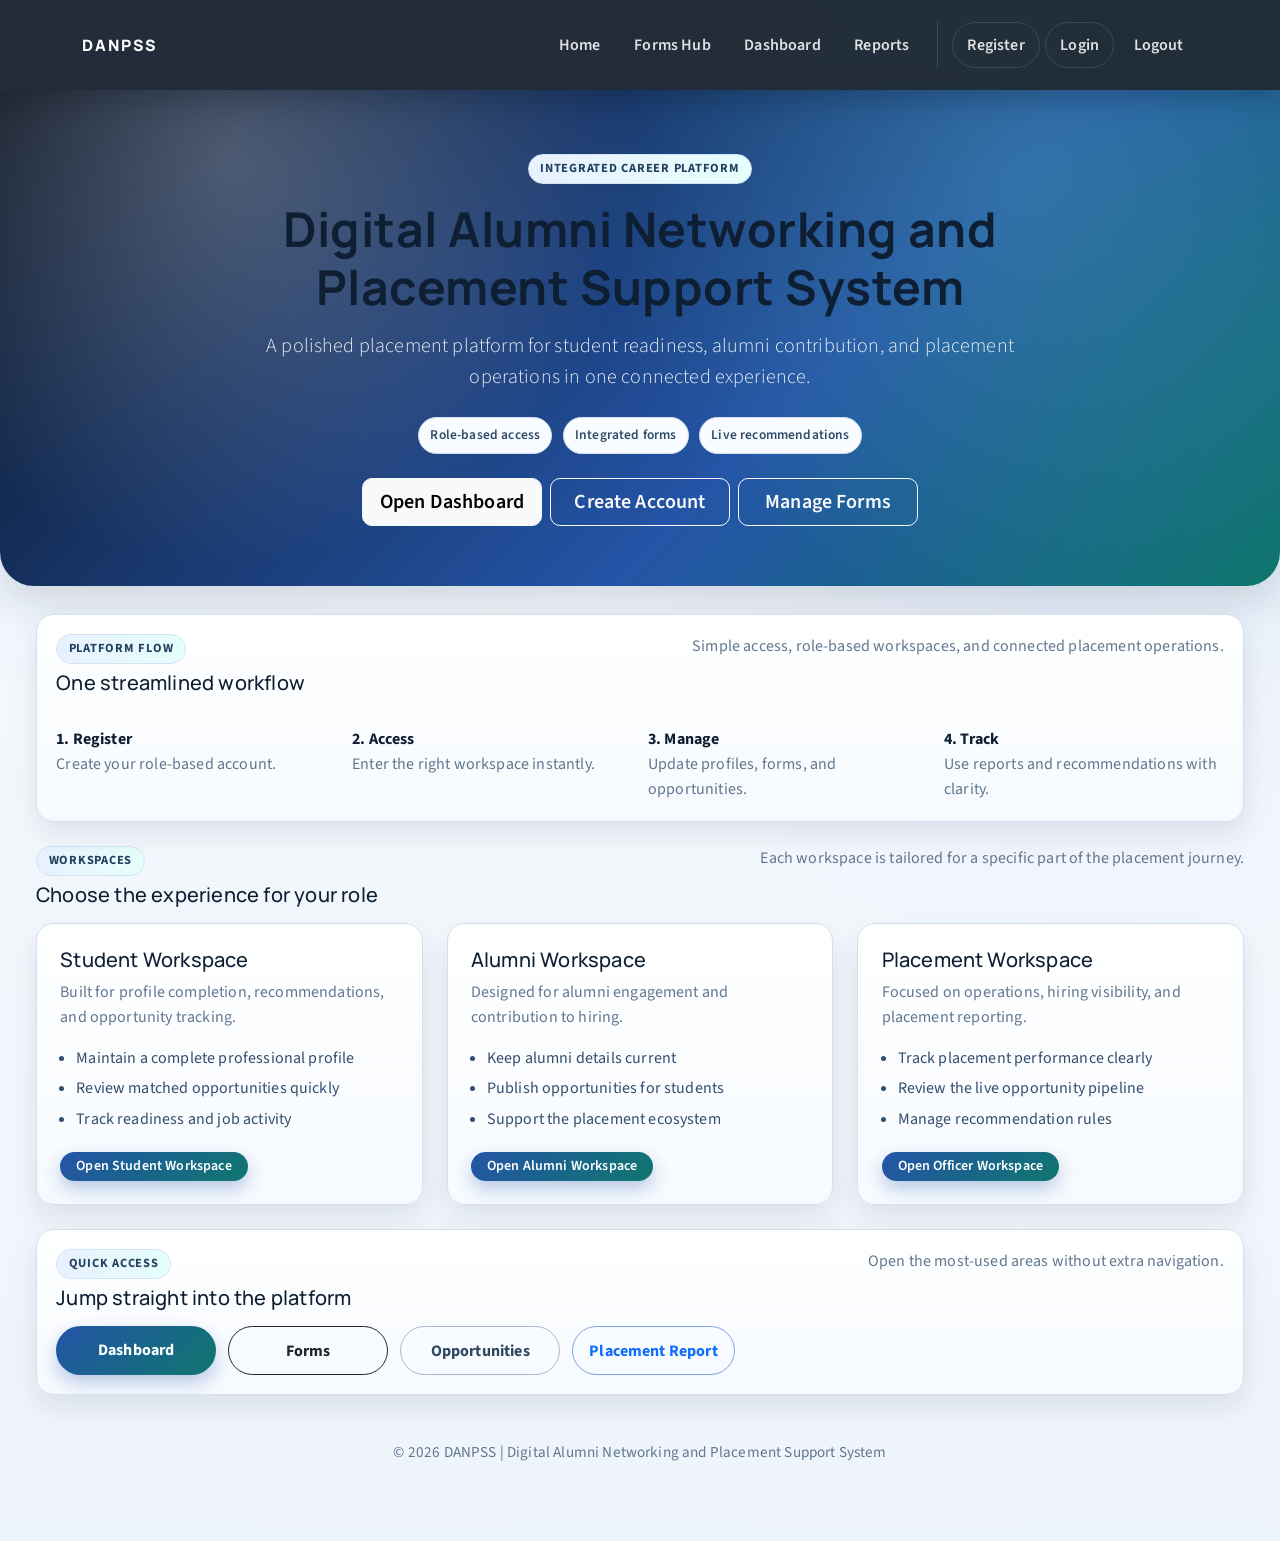
<file: index.html>
<!DOCTYPE html>
<html lang="en">
<head>
<meta charset="UTF-8">
<meta name="viewport" content="width=device-width, initial-scale=1.0">
<title>DANPSS - Digital Alumni Networking & Placement Support</title>
<link href="https://cdn.jsdelivr.net/npm/bootstrap@5.3.2/dist/css/bootstrap.min.css" rel="stylesheet">
<link href="assets/css/app.css" rel="stylesheet">
</head>
<body>
<nav class="navbar navbar-expand-lg navbar-dark app-navbar sticky-top">
  <div class="container">
    <a class="navbar-brand app-brand" href="/danpss/index.html">DANPSS</a>
    <button class="navbar-toggler" type="button" data-bs-toggle="collapse" data-bs-target="#menu" aria-controls="menu" aria-expanded="false" aria-label="Toggle navigation">
      <span class="navbar-toggler-icon"></span>
    </button>
    <div class="collapse navbar-collapse" id="menu">
      <ul class="navbar-nav ms-auto app-nav-primary">
        <li class="nav-item"><a class="nav-link" data-nav href="/danpss/index.html">Home</a></li>
        <li class="nav-item"><a class="nav-link" data-nav href="/danpss/forms.html">Forms Hub</a></li>
        <li class="nav-item"><a class="nav-link" data-nav href="/danpss/dashboard">Dashboard</a></li>
        <li class="nav-item"><a class="nav-link" data-nav href="/danpss/reports/jobs">Reports</a></li>
      </ul>
      <ul class="navbar-nav app-nav-utility">
        <li class="nav-item"><a class="nav-link" data-nav href="/danpss/register.html">Register</a></li>
        <li class="nav-item"><a class="nav-link" data-nav href="/danpss/login.html">Login</a></li>
        <li class="nav-item"><a class="nav-link" data-nav href="/danpss/logout.jsp">Logout</a></li>
      </ul>
    </div>
  </div>
</nav>

<section class="hero compact-hero">
  <div class="container">
    <div class="hero-copy hero-copy-centered">
      <span class="kicker mb-3">Integrated Career Platform</span>
      <h1 class="display-5 fw-bold">Digital Alumni Networking and Placement Support System</h1>
      <p class="lead mt-3 mb-4">A polished placement platform for student readiness, alumni contribution, and placement operations in one connected experience.</p>
      <div class="hero-tags mb-4 justify-content-center">
        <span class="meta-chip">Role-based access</span>
        <span class="meta-chip">Integrated forms</span>
        <span class="meta-chip">Live recommendations</span>
      </div>
      <div class="d-flex flex-wrap gap-2 hero-actions justify-content-center">
        <a href="/danpss/login.html" class="btn btn-light btn-lg">Open Dashboard</a>
        <a href="/danpss/register.html" class="btn btn-outline-light btn-lg">Create Account</a>
        <a href="/danpss/forms.html" class="btn btn-outline-light btn-lg">Manage Forms</a>
      </div>
    </div>
  </div>
</section>

<div class="page-shell">
  <div class="app-card app-section mb-4">
    <div class="section-head">
      <div class="stack-tight">
        <span class="kicker">Platform Flow</span>
        <h2 class="h5 mb-0">One streamlined workflow</h2>
      </div>
      <p class="section-muted">Simple access, role-based workspaces, and connected placement operations.</p>
    </div>
    <div class="row g-3 mt-1">
      <div class="col-md-3"><strong>1. Register</strong><div class="section-muted">Create your role-based account.</div></div>
      <div class="col-md-3"><strong>2. Access</strong><div class="section-muted">Enter the right workspace instantly.</div></div>
      <div class="col-md-3"><strong>3. Manage</strong><div class="section-muted">Update profiles, forms, and opportunities.</div></div>
      <div class="col-md-3"><strong>4. Track</strong><div class="section-muted">Use reports and recommendations with clarity.</div></div>
    </div>
  </div>

  <div class="section-head">
    <div class="stack-tight">
      <span class="kicker">Workspaces</span>
      <h2 class="h5 mb-0">Choose the experience for your role</h2>
    </div>
    <p class="section-muted">Each workspace is tailored for a specific part of the placement journey.</p>
  </div>

  <div class="row g-4">
    <div class="col-md-4">
      <div class="app-card feature-card">
        <h2 class="h5">Student Workspace</h2>
        <p class="section-muted">Built for profile completion, recommendations, and opportunity tracking.</p>
        <ul class="feature-list">
          <li>Maintain a complete professional profile</li>
          <li>Review matched opportunities quickly</li>
          <li>Track readiness and job activity</li>
        </ul>
        <a class="btn btn-primary btn-sm" href="/danpss/dashboard">Open Student Workspace</a>
      </div>
    </div>
    <div class="col-md-4">
      <div class="app-card feature-card">
        <h2 class="h5">Alumni Workspace</h2>
        <p class="section-muted">Designed for alumni engagement and contribution to hiring.</p>
        <ul class="feature-list">
          <li>Keep alumni details current</li>
          <li>Publish opportunities for students</li>
          <li>Support the placement ecosystem</li>
        </ul>
        <a class="btn btn-primary btn-sm" href="/danpss/dashboard">Open Alumni Workspace</a>
      </div>
    </div>
    <div class="col-md-4">
      <div class="app-card feature-card">
        <h2 class="h5">Placement Workspace</h2>
        <p class="section-muted">Focused on operations, hiring visibility, and placement reporting.</p>
        <ul class="feature-list">
          <li>Track placement performance clearly</li>
          <li>Review the live opportunity pipeline</li>
          <li>Manage recommendation rules</li>
        </ul>
        <a class="btn btn-primary btn-sm" href="/danpss/dashboard">Open Officer Workspace</a>
      </div>
    </div>
  </div>

  <div class="app-card app-section mt-4">
    <div class="section-head">
      <div class="stack-tight">
        <span class="kicker">Quick Access</span>
        <h2 class="h5 mb-0">Jump straight into the platform</h2>
      </div>
      <p class="section-muted">Open the most-used areas without extra navigation.</p>
    </div>
    <div class="shell-nav mt-2">
      <a href="/danpss/dashboard" class="btn btn-primary">Dashboard</a>
      <a href="/danpss/forms.html" class="btn btn-outline-dark">Forms</a>
      <a href="/danpss/reports/jobs" class="btn btn-outline-secondary">Opportunities</a>
      <a href="/danpss/reports/placement" class="btn btn-outline-primary">Placement Report</a>
    </div>
  </div>

  <footer class="page-footer">&copy; 2026 DANPSS | Digital Alumni Networking and Placement Support System</footer>
</div>

<script src="https://cdn.jsdelivr.net/npm/bootstrap@5.3.2/dist/js/bootstrap.bundle.min.js"></script>
<script src="assets/js/app-ui.js"></script>
</body>
</html>
</file>
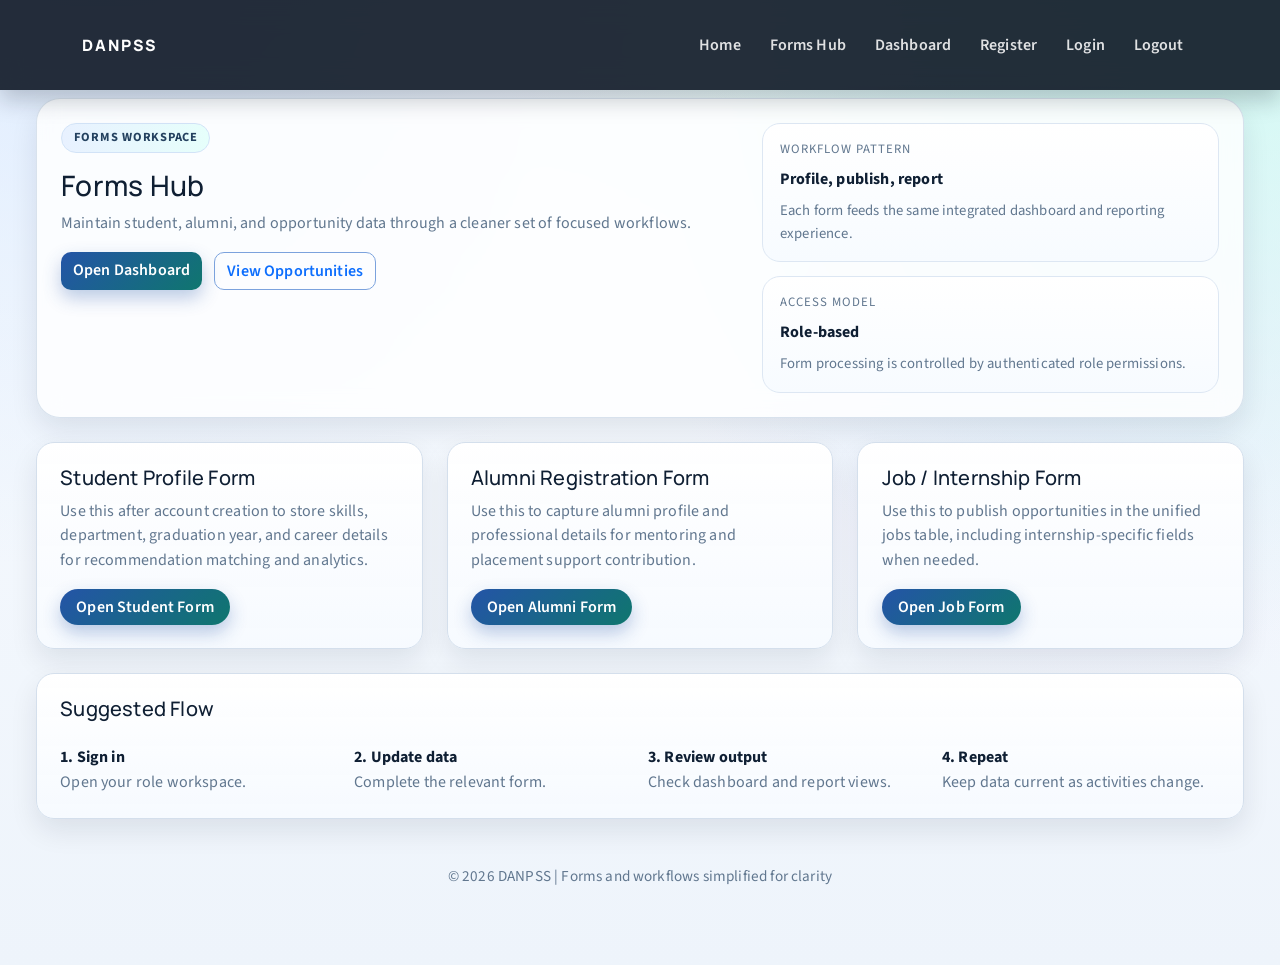
<file: forms.html>
<!DOCTYPE html>
<html lang="en">
<head>
<meta charset="UTF-8">
<meta name="viewport" content="width=device-width, initial-scale=1.0">
<title>DANPSS Forms Hub</title>
<link href="https://cdn.jsdelivr.net/npm/bootstrap@5.3.2/dist/css/bootstrap.min.css" rel="stylesheet">
<link href="assets/css/app.css" rel="stylesheet">
</head>
<body>
<nav class="navbar navbar-expand-lg navbar-dark app-navbar sticky-top">
  <div class="container">
    <a class="navbar-brand app-brand" href="/danpss/index.html">DANPSS</a>
    <button class="navbar-toggler" type="button" data-bs-toggle="collapse" data-bs-target="#menu"><span class="navbar-toggler-icon"></span></button>
    <div class="collapse navbar-collapse" id="menu">
      <ul class="navbar-nav ms-auto">
        <li class="nav-item"><a class="nav-link" data-nav href="/danpss/index.html">Home</a></li>
        <li class="nav-item"><a class="nav-link" data-nav href="/danpss/forms.html">Forms Hub</a></li>
        <li class="nav-item"><a class="nav-link" data-nav href="/danpss/dashboard">Dashboard</a></li>
        <li class="nav-item"><a class="nav-link" data-nav href="/danpss/register.html">Register</a></li>
        <li class="nav-item"><a class="nav-link" data-nav href="/danpss/login.html">Login</a></li>
        <li class="nav-item"><a class="nav-link" data-nav href="/danpss/logout.jsp">Logout</a></li>
      </ul>
    </div>
  </div>
</nav>

<div class="page-shell app-main">
  <section class="app-panel dashboard-hero mb-4">
    <div class="dashboard-hero-copy">
      <span class="kicker">Forms Workspace</span>
      <h1 class="page-title mt-3">Forms Hub</h1>
      <p class="section-muted mb-0">Maintain student, alumni, and opportunity data through a cleaner set of focused workflows.</p>
      <div class="dashboard-actions">
        <a class="btn btn-primary" href="/danpss/dashboard">Open Dashboard</a>
        <a class="btn btn-outline-primary" href="/danpss/reports/jobs">View Opportunities</a>
      </div>
    </div>
    <div class="dashboard-side">
      <div class="soft-card">
        <div class="label">Workflow Pattern</div>
        <div class="content">Profile, publish, report</div>
        <div class="dashboard-note mt-2">Each form feeds the same integrated dashboard and reporting experience.</div>
      </div>
      <div class="soft-card">
        <div class="label">Access Model</div>
        <div class="content">Role-based</div>
        <div class="dashboard-note mt-2">Form processing is controlled by authenticated role permissions.</div>
      </div>
    </div>
  </section>

  <div class="row g-4">
    <div class="col-lg-4">
      <div class="app-card feature-card h-100">
        <h2 class="h5">Student Profile Form</h2>
        <p class="section-muted">Use this after account creation to store skills, department, graduation year, and career details for recommendation matching and analytics.</p>
        <a class="btn btn-primary" href="/danpss/studentprofile.html">Open Student Form</a>
      </div>
    </div>
    <div class="col-lg-4">
      <div class="app-card feature-card h-100">
        <h2 class="h5">Alumni Registration Form</h2>
        <p class="section-muted">Use this to capture alumni profile and professional details for mentoring and placement support contribution.</p>
        <a class="btn btn-primary" href="/danpss/alumnireg.html">Open Alumni Form</a>
      </div>
    </div>
    <div class="col-lg-4">
      <div class="app-card feature-card h-100">
        <h2 class="h5">Job / Internship Form</h2>
        <p class="section-muted">Use this to publish opportunities in the unified jobs table, including internship-specific fields when needed.</p>
        <a class="btn btn-primary" href="/danpss/jobpost.html">Open Job Form</a>
      </div>
    </div>
  </div>

  <div class="app-card mt-4">
    <h2 class="h5">Suggested Flow</h2>
    <div class="row g-3 mt-1">
      <div class="col-md-3"><strong>1. Sign in</strong><div class="section-muted">Open your role workspace.</div></div>
      <div class="col-md-3"><strong>2. Update data</strong><div class="section-muted">Complete the relevant form.</div></div>
      <div class="col-md-3"><strong>3. Review output</strong><div class="section-muted">Check dashboard and report views.</div></div>
      <div class="col-md-3"><strong>4. Repeat</strong><div class="section-muted">Keep data current as activities change.</div></div>
    </div>
  </div>

  <footer class="page-footer">&copy; 2026 DANPSS | Forms and workflows simplified for clarity</footer>
</div>

<script src="https://cdn.jsdelivr.net/npm/bootstrap@5.3.2/dist/js/bootstrap.bundle.min.js"></script>
<script src="assets/js/app-ui.js"></script>
</body>
</html>
</file>
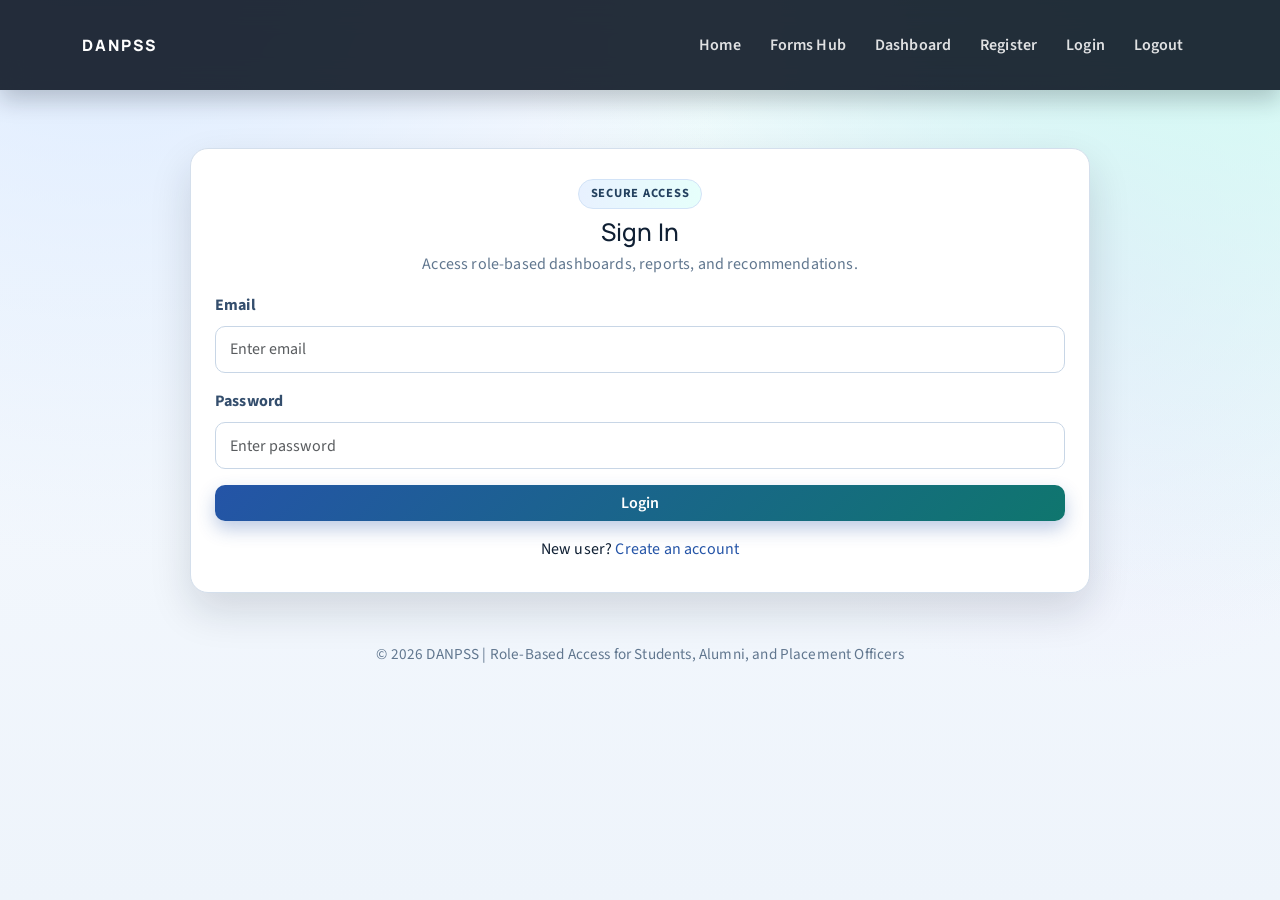
<file: login.html>
<!DOCTYPE html>
<html lang="en">
<head>
<meta charset="UTF-8">
<meta name="viewport" content="width=device-width, initial-scale=1.0">
<title>DANPSS Login</title>
<link href="https://cdn.jsdelivr.net/npm/bootstrap@5.3.2/dist/css/bootstrap.min.css" rel="stylesheet">
<link href="assets/css/app.css" rel="stylesheet">
</head>
<body>
<nav class="navbar navbar-expand-lg navbar-dark app-navbar sticky-top">
  <div class="container">
    <a class="navbar-brand app-brand" href="/danpss/index.html">DANPSS</a>
    <button class="navbar-toggler" type="button" data-bs-toggle="collapse" data-bs-target="#menu"><span class="navbar-toggler-icon"></span></button>
    <div class="collapse navbar-collapse" id="menu">
      <ul class="navbar-nav ms-auto">
        <li class="nav-item"><a class="nav-link" data-nav href="/danpss/index.html">Home</a></li>
        <li class="nav-item"><a class="nav-link" data-nav href="/danpss/forms.html">Forms Hub</a></li>
        <li class="nav-item"><a class="nav-link" data-nav href="/danpss/dashboard">Dashboard</a></li>
        <li class="nav-item"><a class="nav-link" data-nav href="/danpss/register.html">Register</a></li>
        <li class="nav-item"><a class="nav-link" data-nav href="/danpss/login.html">Login</a></li>
        <li class="nav-item"><a class="nav-link" data-nav href="/danpss/logout.jsp">Logout</a></li>
      </ul>
    </div>
  </div>
</nav>

<main class="page-shell">
  <div class="form-shell">
    <div class="form-card">
      <div class="text-center mb-2"><span class="kicker">Secure Access</span></div>
      <h1 class="section-title text-center">Sign In</h1>
      <p class="section-muted text-center">Access role-based dashboards, reports, and recommendations.</p>
      <div id="loginFormMessage" class="alert alert-danger d-none" role="alert"></div>
      <form action="/danpss/login" method="post" onsubmit="return validateLogin()" novalidate>
        <div class="mb-3">
          <label class="form-label" for="loginEmail">Email</label>
          <input type="email" id="loginEmail" name="loginEmail" class="form-control" placeholder="Enter email" autocomplete="username" required>
          <div class="invalid-feedback">Please provide a valid email.</div>
        </div>
        <div class="mb-3">
          <label class="form-label" for="loginPass">Password</label>
          <input type="password" id="loginPass" name="loginPass" class="form-control" placeholder="Enter password" autocomplete="current-password" required>
          <div class="invalid-feedback">Password is required.</div>
        </div>
        <div class="d-grid">
          <button type="submit" class="btn btn-primary">Login</button>
        </div>
        <p class="text-center mt-3 mb-0">New user? <a href="/danpss/register.html">Create an account</a></p>
      </form>
    </div>
  </div>
  <footer class="page-footer">&copy; 2026 DANPSS | Role-Based Access for Students, Alumni, and Placement Officers</footer>
</main>

<script src="https://cdn.jsdelivr.net/npm/bootstrap@5.3.2/dist/js/bootstrap.bundle.min.js"></script>
<script src="validation.js"></script>
<script src="assets/js/app-ui.js"></script>
</body>
</html>
</file>
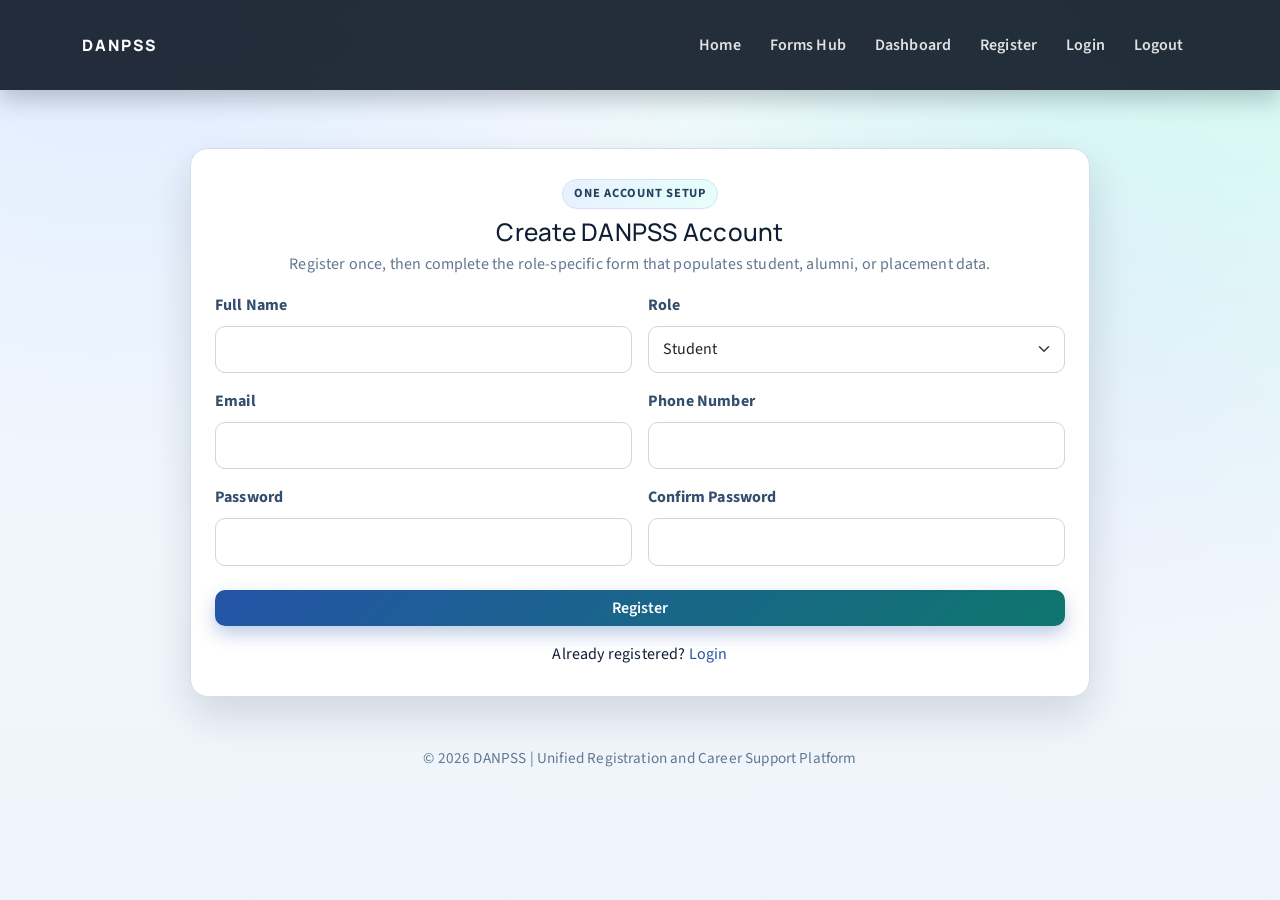
<file: register.html>
<!DOCTYPE html>
<html lang="en">
<head>
<meta charset="UTF-8">
<meta name="viewport" content="width=device-width, initial-scale=1.0">
<title>DANPSS Registration</title>
<link href="https://cdn.jsdelivr.net/npm/bootstrap@5.3.2/dist/css/bootstrap.min.css" rel="stylesheet">
<link href="assets/css/app.css" rel="stylesheet">
</head>
<body>
<nav class="navbar navbar-expand-lg navbar-dark app-navbar sticky-top">
  <div class="container">
    <a class="navbar-brand app-brand" href="/danpss/index.html">DANPSS</a>
    <button class="navbar-toggler" type="button" data-bs-toggle="collapse" data-bs-target="#menu"><span class="navbar-toggler-icon"></span></button>
    <div class="collapse navbar-collapse" id="menu">
      <ul class="navbar-nav ms-auto">
        <li class="nav-item"><a class="nav-link" data-nav href="/danpss/index.html">Home</a></li>
        <li class="nav-item"><a class="nav-link" data-nav href="/danpss/forms.html">Forms Hub</a></li>
        <li class="nav-item"><a class="nav-link" data-nav href="/danpss/dashboard">Dashboard</a></li>
        <li class="nav-item"><a class="nav-link" data-nav href="/danpss/register.html">Register</a></li>
        <li class="nav-item"><a class="nav-link" data-nav href="/danpss/login.html">Login</a></li>
        <li class="nav-item"><a class="nav-link" data-nav href="/danpss/logout.jsp">Logout</a></li>
      </ul>
    </div>
  </div>
</nav>

<main class="page-shell">
  <div class="form-shell">
    <div class="form-card">
      <div class="text-center mb-2"><span class="kicker">One Account Setup</span></div>
      <h1 class="section-title text-center">Create DANPSS Account</h1>
      <p class="section-muted text-center">Register once, then complete the role-specific form that populates student, alumni, or placement data.</p>
      <div id="registerFormMessage" class="alert alert-danger d-none" role="alert"></div>
      <form action="/danpss/register" method="post" onsubmit="return validateRegisterForm()" novalidate>
        <div class="row g-3">
          <div class="col-md-6">
            <label class="form-label" for="regName">Full Name</label>
            <input type="text" id="regName" name="regName" class="form-control" maxlength="100" autocomplete="name" required>
            <div class="invalid-feedback">Name is required.</div>
          </div>
          <div class="col-md-6">
            <label class="form-label" for="role">Role</label>
            <select id="role" name="role" class="form-select" required>
              <option value="Student">Student</option>
              <option value="Alumni">Alumni</option>
              <option value="Placement Officer">Placement Officer</option>
            </select>
          </div>
          <div class="col-md-6">
            <label class="form-label" for="regEmail">Email</label>
            <input type="email" id="regEmail" name="regEmail" class="form-control" maxlength="100" autocomplete="email" required>
            <div class="invalid-feedback">Enter a valid email.</div>
          </div>
          <div class="col-md-6">
            <label class="form-label" for="regPhone">Phone Number</label>
            <input type="tel" id="regPhone" name="regPhone" class="form-control" inputmode="numeric" maxlength="10" autocomplete="tel" required>
            <div class="invalid-feedback">Phone number must be 10 digits.</div>
          </div>
          <div class="col-md-6">
            <label class="form-label" for="regPass">Password</label>
            <input type="password" id="regPass" name="regPass" class="form-control" minlength="6" autocomplete="new-password" required>
            <div class="invalid-feedback">Minimum 6 characters.</div>
          </div>
          <div class="col-md-6">
            <label class="form-label" for="regCPass">Confirm Password</label>
            <input type="password" id="regCPass" name="regCPass" class="form-control" minlength="6" autocomplete="new-password" required>
            <div class="invalid-feedback">Passwords must match.</div>
          </div>
        </div>
        <div class="d-grid mt-4">
          <button type="submit" class="btn btn-primary">Register</button>
        </div>
        <p class="text-center mt-3 mb-0">Already registered? <a href="/danpss/login.html">Login</a></p>
      </form>
    </div>
  </div>
  <footer class="page-footer">&copy; 2026 DANPSS | Unified Registration and Career Support Platform</footer>
</main>

<script src="https://cdn.jsdelivr.net/npm/bootstrap@5.3.2/dist/js/bootstrap.bundle.min.js"></script>
<script src="validation.js"></script>
<script src="assets/js/app-ui.js"></script>
</body>
</html>
</file>
<file: assets/css/app.css>
@import url("https://fonts.googleapis.com/css2?family=Manrope:wght@500;600;700;800&family=Source+Sans+3:wght@400;500;600;700&display=swap");

:root {
  --brand-950: #09121f;
  --brand-900: #10223d;
  --brand-700: #1b3a67;
  --brand-500: #2454a7;
  --accent-600: #0f766e;
  --accent-500: #14b8a6;
  --accent-300: #7dd3c9;
  --surface: #ffffff;
  --surface-soft: #f5f9ff;
  --surface-muted: #eef4fb;
  --border: #d4dfec;
  --text-900: #0f1f33;
  --text-700: #344e6d;
  --text-500: #61778f;
  --success: #1f9d55;
  --warning: #ca8a04;
  --danger: #dc2626;
  --shadow-lg: 0 18px 42px rgba(12, 27, 46, 0.14);
  --shadow-md: 0 12px 28px rgba(12, 27, 46, 0.09);
  --radius-lg: 18px;
  --radius-md: 12px;
}

* {
  box-sizing: border-box;
}

html,
body {
  min-height: 100%;
}

body {
  margin: 0;
  color: var(--text-900);
  background:
    radial-gradient(circle at 8% -10%, #dbeafe 0%, transparent 42%),
    radial-gradient(circle at 96% -12%, #ccfbf1 0%, transparent 46%),
    radial-gradient(circle at 85% 30%, #ede9fe 0%, transparent 33%),
    linear-gradient(180deg, #f8fbff 0%, #eef4fb 100%);
  font-family: "Source Sans 3", Arial, sans-serif;
  line-height: 1.55;
  letter-spacing: 0.01em;
}

a {
  color: var(--brand-500);
  text-decoration: none;
}

a:hover {
  color: #1e429f;
}

h1,
h2,
h3,
h4,
h5,
h6 {
  font-family: "Manrope", "Segoe UI", Arial, sans-serif;
  color: var(--text-900);
  letter-spacing: 0.01em;
}

.app-navbar {
  background: rgba(9, 18, 31, 0.88);
  box-shadow: 0 10px 22px rgba(9, 18, 31, 0.22);
  backdrop-filter: blur(14px);
}

.app-navbar .container {
  gap: 1rem;
  min-height: 74px;
}

.app-brand {
  font-family: "Manrope", sans-serif;
  font-weight: 800;
  letter-spacing: 0.12em;
  font-size: 0.98rem;
}

.navbar-dark .navbar-nav .nav-link {
  color: rgba(255, 255, 255, 0.86);
  position: relative;
  padding: 0.62rem 0.9rem;
  border-radius: 999px;
  font-weight: 600;
}

.navbar-dark .navbar-nav .nav-link:hover,
.navbar-dark .navbar-nav .nav-link.active {
  color: #ffffff;
  background: rgba(255, 255, 255, 0.08);
}

.navbar-dark .navbar-nav .nav-link::after {
  display: none;
}

.app-nav-primary,
.app-nav-utility {
  align-items: center;
  gap: 0.3rem;
}

.app-nav-utility {
  margin-left: 0.85rem;
  padding-left: 0.85rem;
  border-left: 1px solid rgba(255, 255, 255, 0.12);
}

.app-nav-utility .nav-link[href$="login.html"],
.app-nav-utility .nav-link[href$="register.html"] {
  border: 1px solid rgba(255, 255, 255, 0.12);
}

.page-shell {
  max-width: 1240px;
  margin: 0 auto;
  padding: 28px 16px 56px;
}

.app-main {
  padding-top: 8px;
}

.hero {
  border-radius: 0 0 34px 34px;
  color: #fff;
  background:
    radial-gradient(circle at 18% 14%, rgba(255, 255, 255, 0.25), transparent 36%),
    radial-gradient(circle at 80% 16%, rgba(110, 231, 183, 0.2), transparent 40%),
    linear-gradient(135deg, var(--brand-950), var(--brand-500) 62%, var(--accent-600));
  padding: 78px 20px;
  box-shadow: var(--shadow-lg);
}

.hero.compact-hero {
  padding: 64px 20px 60px;
}

.hero p,
.hero .lead {
  color: rgba(255, 255, 255, 0.9);
}

.page-header {
  margin-bottom: 1.2rem;
}

.page-title {
  font-size: clamp(1.6rem, 2.2vw, 2.25rem);
  margin-bottom: 0.3rem;
}

.section-title {
  font-size: clamp(1.35rem, 1.9vw, 1.9rem);
  margin-bottom: 0.35rem;
}

.section-muted {
  color: var(--text-500);
}

.kicker {
  display: inline-flex;
  align-items: center;
  gap: 0.4rem;
  padding: 0.28rem 0.72rem;
  border-radius: 999px;
  background: linear-gradient(90deg, #e8f1ff, #e6fffb);
  color: #24415f;
  font-size: 0.78rem;
  font-weight: 700;
  letter-spacing: 0.06em;
  text-transform: uppercase;
  border: 1px solid #d2e3f7;
}

.meta-chip {
  display: inline-flex;
  align-items: center;
  gap: 0.35rem;
  padding: 0.42rem 0.7rem;
  border-radius: 999px;
  border: 1px solid #d3dfed;
  background: #f8fbff;
  color: #2f4a66;
  font-size: 0.84rem;
  font-weight: 600;
}

.hero-actions .btn {
  min-width: 180px;
}

.hero-tags {
  display: flex;
  flex-wrap: wrap;
  gap: 0.65rem;
}

.hero-grid {
  display: grid;
  gap: 1.25rem;
  align-items: center;
}

.hero-copy-centered {
  max-width: 760px;
  margin: 0 auto;
  text-align: center;
}

.hero-panel {
  background: rgba(255, 255, 255, 0.14);
  border: 1px solid rgba(255, 255, 255, 0.18);
  border-radius: 22px;
  padding: 1.2rem;
  backdrop-filter: blur(8px);
  box-shadow: 0 18px 36px rgba(7, 15, 25, 0.18);
}

.surface,
.app-card {
  background: var(--surface);
  border: 1px solid var(--border);
  border-radius: var(--radius-lg);
  box-shadow: var(--shadow-md);
}

.app-panel {
  background: rgba(255, 255, 255, 0.82);
  border: 1px solid rgba(212, 223, 236, 0.9);
  border-radius: 24px;
  box-shadow: var(--shadow-md);
  backdrop-filter: blur(12px);
}

.app-card {
  padding: 1.45rem;
  position: relative;
  overflow: hidden;
  background:
    linear-gradient(180deg, rgba(255, 255, 255, 0.98), rgba(246, 250, 255, 0.96));
}

.app-card::before {
  content: "";
  position: absolute;
  top: 0;
  left: 0;
  right: 0;
  height: 3px;
  opacity: 0;
  background: linear-gradient(90deg, rgba(36, 84, 167, 0.9), rgba(20, 184, 166, 0.9));
  transition: opacity 0.2s ease;
}

.app-card:hover::before {
  opacity: 1;
}

.feature-card {
  height: 100%;
  display: flex;
  flex-direction: column;
  transition: transform 0.2s ease, box-shadow 0.2s ease;
}

.feature-card:hover {
  transform: translateY(-6px);
  box-shadow: 0 18px 36px rgba(12, 27, 46, 0.16);
}

.feature-card h2 {
  margin-bottom: 0.55rem;
}

.feature-card p {
  margin-bottom: 1rem;
}

.feature-list {
  margin: 0 0 1.25rem;
  padding-left: 1rem;
  color: var(--text-700);
  flex: 1;
}

.feature-list li + li {
  margin-top: 0.35rem;
}

.feature-card .btn {
  align-self: flex-start;
  border-radius: 999px;
  padding-inline: 1rem;
}

.form-shell {
  max-width: 900px;
  margin: 30px auto;
}

.form-card {
  background: var(--surface);
  border: 1px solid var(--border);
  border-radius: var(--radius-lg);
  box-shadow: var(--shadow-lg);
  padding: 30px 24px;
}

.form-card .row > [class*="col-"] {
  min-width: 0;
}

.form-section-title {
  font-size: 1.05rem;
  color: var(--text-700);
  margin: 1.45rem 0 0.85rem;
  font-weight: 800;
  text-transform: uppercase;
  letter-spacing: 0.04em;
}

.form-label {
  font-weight: 700;
  color: var(--text-700);
}

.form-control,
.form-select,
textarea.form-control {
  border-radius: 10px;
  border-color: #c8d6e6;
  padding: 0.67rem 0.88rem;
}

.form-control:focus,
.form-select:focus,
textarea.form-control:focus {
  border-color: var(--brand-500);
  box-shadow: 0 0 0 0.2rem rgba(36, 84, 167, 0.16);
}

.form-control.is-invalid,
.form-select.is-invalid,
textarea.form-control.is-invalid {
  border-color: rgba(220, 38, 38, 0.65);
  box-shadow: 0 0 0 0.12rem rgba(220, 38, 38, 0.16);
}

.alert {
  border-radius: 12px;
}

.btn {
  border-radius: 10px;
  font-weight: 600;
}

.btn-primary {
  background: linear-gradient(135deg, var(--brand-500), var(--accent-600));
  border: 0;
  box-shadow: 0 8px 18px rgba(36, 84, 167, 0.3);
}

.btn-primary:hover {
  background: linear-gradient(135deg, #1f4a93, #0f766e);
  box-shadow: 0 10px 22px rgba(36, 84, 167, 0.34);
}

.btn-outline-primary {
  border-color: #7ba2dd;
}

.btn-outline-secondary {
  border-color: #a7b8ca;
  color: #2f4862;
}

.kpi-card .kpi-label {
  font-size: 0.76rem;
  text-transform: uppercase;
  letter-spacing: 0.09em;
  color: var(--text-500);
}

.kpi-card .kpi-value {
  font-size: clamp(1.6rem, 2.1vw, 2.2rem);
  font-weight: 800;
  line-height: 1.1;
}

.dashboard-shell {
  display: grid;
  gap: 1.25rem;
}

.dashboard-hero {
  display: grid;
  gap: 1rem;
  grid-template-columns: minmax(0, 1.2fr) minmax(280px, 0.8fr);
  padding: 1.5rem;
}

.dashboard-hero-copy h1 {
  margin-bottom: 0.5rem;
}

.dashboard-actions {
  display: flex;
  flex-wrap: wrap;
  gap: 0.75rem;
  margin-top: 1rem;
}

.dashboard-side {
  display: grid;
  gap: 0.85rem;
}

.stat-grid {
  display: grid;
  gap: 1rem;
  grid-template-columns: repeat(4, minmax(0, 1fr));
}

.stat-card {
  padding: 1.1rem 1.15rem;
}

.stat-card .eyebrow {
  color: var(--text-500);
  font-size: 0.78rem;
  font-weight: 700;
  letter-spacing: 0.08em;
  text-transform: uppercase;
}

.stat-card .value {
  display: block;
  margin-top: 0.5rem;
  font-family: "Manrope", sans-serif;
  font-size: clamp(1.6rem, 2.2vw, 2.3rem);
  line-height: 1;
}

.stat-card .caption {
  margin-top: 0.45rem;
  color: var(--text-500);
  font-size: 0.92rem;
}

.soft-grid {
  display: grid;
  gap: 0.9rem;
  grid-template-columns: repeat(auto-fit, minmax(220px, 1fr));
}

.soft-card {
  padding: 1rem 1.05rem;
  border-radius: 18px;
  border: 1px solid #dde7f3;
  background: linear-gradient(180deg, #ffffff, #f7fbff);
}

.soft-card .label {
  color: var(--text-500);
  font-size: 0.8rem;
  text-transform: uppercase;
  letter-spacing: 0.08em;
}

.soft-card .content {
  margin-top: 0.45rem;
  color: var(--text-900);
  font-weight: 700;
}

.app-section {
  padding: 1.2rem;
}

.section-head {
  display: flex;
  align-items: flex-start;
  justify-content: space-between;
  gap: 1rem;
  margin-bottom: 1rem;
}

.section-head p {
  margin-bottom: 0;
}

.opportunity-list {
  display: grid;
  gap: 0.9rem;
}

.opportunity-card {
  padding: 1rem 1.05rem;
  border-radius: 18px;
  border: 1px solid #dde7f3;
  background: linear-gradient(180deg, #ffffff, #f7fbff);
}

.opportunity-meta {
  display: flex;
  flex-wrap: wrap;
  gap: 0.5rem;
  margin-bottom: 0.65rem;
}

.opportunity-card h3 {
  font-size: 1.05rem;
  margin-bottom: 0.3rem;
}

.recommendation-score {
  min-width: 88px;
  padding: 0.8rem 0.9rem;
  border-radius: 16px;
  background: linear-gradient(180deg, #eef6ff, #e8fbf8);
  text-align: center;
}

.recommendation-score strong {
  display: block;
  font-size: 1.4rem;
  line-height: 1;
}

.recommendation-row {
  display: grid;
  grid-template-columns: 96px minmax(0, 1fr);
  gap: 1rem;
  align-items: start;
}

.dashboard-note {
  color: var(--text-500);
  font-size: 0.92rem;
}

.shell-nav {
  display: flex;
  flex-wrap: wrap;
  gap: 0.75rem;
}

.shell-nav .btn {
  min-width: 160px;
  border-radius: 999px;
  padding: 0.7rem 1rem;
  font-weight: 700;
}

.empty-state {
  border: 1px dashed #b4c7dd;
  border-radius: 14px;
  background: linear-gradient(180deg, #f8fbff, #f2f7ff);
  color: var(--text-700);
  padding: 1.15rem;
}

.table-wrap {
  border-radius: 14px;
  overflow: hidden;
  border: 1px solid #e0e8f2;
}

.table {
  margin-bottom: 0;
}

.table thead th {
  font-size: 0.82rem;
  text-transform: uppercase;
  letter-spacing: 0.05em;
  color: var(--text-700);
  background: #f2f7ff;
  white-space: nowrap;
}

.table td {
  vertical-align: middle;
}

.table td,
.table th {
  word-break: break-word;
}

.table tbody tr:nth-child(even) {
  background: #fcfdff;
}

.table tbody tr:hover {
  background: #eef6ff;
}

.badge-soft {
  background: linear-gradient(90deg, #e6fffb, #eaf1ff);
  color: #0f766e;
}

.card-toolbar {
  display: flex;
  align-items: center;
  justify-content: space-between;
  gap: 0.8rem;
  margin-bottom: 0.75rem;
}

.info-banner {
  display: flex;
  gap: 0.9rem;
  align-items: flex-start;
  padding: 1rem 1.1rem;
  border-radius: 16px;
  background: linear-gradient(180deg, #f8fffd, #eefcf7);
  border: 1px solid #cdeee2;
  color: #245447;
}

.info-banner strong {
  display: block;
  margin-bottom: 0.2rem;
}

.demo-list {
  display: grid;
  gap: 0.75rem;
}

.demo-card {
  padding: 0.95rem 1rem;
  border-radius: 16px;
  border: 1px solid #d8e4f2;
  background: linear-gradient(180deg, #fbfdff, #f3f8ff);
}

.demo-card code {
  color: var(--brand-700);
}

.choice-grid {
  display: grid;
  grid-template-columns: repeat(auto-fit, minmax(150px, 1fr));
  gap: 0.75rem;
}

.pill-check {
  position: relative;
}

.pill-check input {
  position: absolute;
  opacity: 0;
  pointer-events: none;
}

.pill-check label {
  display: block;
  padding: 0.8rem 0.9rem;
  border-radius: 14px;
  border: 1px solid #cfdbeb;
  background: linear-gradient(180deg, #ffffff, #f5f9ff);
  color: var(--text-700);
  font-weight: 600;
  cursor: pointer;
  transition: 0.18s ease;
}

.pill-check input:checked + label {
  border-color: #2f6ecf;
  background: linear-gradient(180deg, #eaf3ff, #dff6f1);
  color: var(--brand-900);
  box-shadow: 0 8px 18px rgba(36, 84, 167, 0.12);
}

.helper-text {
  color: var(--text-500);
  font-size: 0.92rem;
}

.structured-box {
  border: 1px solid #d8e4f2;
  border-radius: 16px;
  background: linear-gradient(180deg, #fbfdff, #f4f8ff);
  padding: 1rem;
}

.structured-box textarea[readonly] {
  background: #fff;
}

.nav-pill-row {
  display: flex;
  flex-wrap: wrap;
  gap: 0.75rem;
}

.stack-tight > * + * {
  margin-top: 0.45rem;
}

.page-footer {
  margin-top: 26px;
  color: var(--text-500);
  text-align: center;
  padding: 20px 10px;
  font-size: 0.95rem;
}

.back-to-top {
  position: fixed;
  right: 16px;
  bottom: 16px;
  width: 40px;
  height: 40px;
  border-radius: 999px;
  border: 0;
  background: linear-gradient(135deg, var(--brand-500), var(--accent-600));
  color: #fff;
  box-shadow: 0 10px 22px rgba(12, 27, 46, 0.26);
  opacity: 0;
  transform: translateY(12px);
  pointer-events: none;
  transition: 0.2s ease;
  z-index: 1080;
}

.back-to-top.show {
  opacity: 1;
  transform: translateY(0);
  pointer-events: auto;
}

@media (prefers-reduced-motion: no-preference) {
  .hero h1,
  .hero p,
  .hero .btn,
  .app-card,
  .form-card {
    animation: fadeUp 0.42s ease both;
  }

  .hero p {
    animation-delay: 0.08s;
  }

  .hero .btn {
    animation-delay: 0.12s;
  }
}

@keyframes fadeUp {
  from {
    opacity: 0;
    transform: translateY(8px);
  }
  to {
    opacity: 1;
    transform: translateY(0);
  }
}

@media (max-width: 992px) {
  .app-nav-utility {
    margin-left: 0;
    padding-left: 0;
    border-left: 0;
  }

  .hero {
    padding: 56px 16px;
  }

  .hero-grid {
    grid-template-columns: 1fr;
  }

  .kpi-card .kpi-value {
    font-size: 1.7rem;
  }

  .dashboard-hero,
  .stat-grid {
    grid-template-columns: 1fr 1fr;
  }
}

@media (min-width: 993px) {
  .hero-grid {
    grid-template-columns: minmax(0, 1.3fr) minmax(320px, 0.9fr);
  }
}

@media (max-width: 768px) {
  .hero {
    border-radius: 0 0 24px 24px;
    padding: 48px 14px;
  }

  .form-card {
    padding: 22px 16px;
  }

  .page-shell {
    padding: 14px 10px 32px;
  }

  .dashboard-hero,
  .stat-grid,
  .recommendation-row {
    grid-template-columns: 1fr;
  }

  .hero-actions .btn,
  .app-card .btn,
  .form-card .btn {
    width: 100%;
  }

  .app-nav-primary,
  .app-nav-utility {
    align-items: stretch;
    gap: 0.15rem;
  }

  .card-toolbar {
    align-items: flex-start;
    flex-direction: column;
  }

  .choice-grid {
    grid-template-columns: 1fr;
  }

  .table-responsive {
    border-radius: 14px;
  }

  .section-head {
    flex-direction: column;
  }
}
</file>
